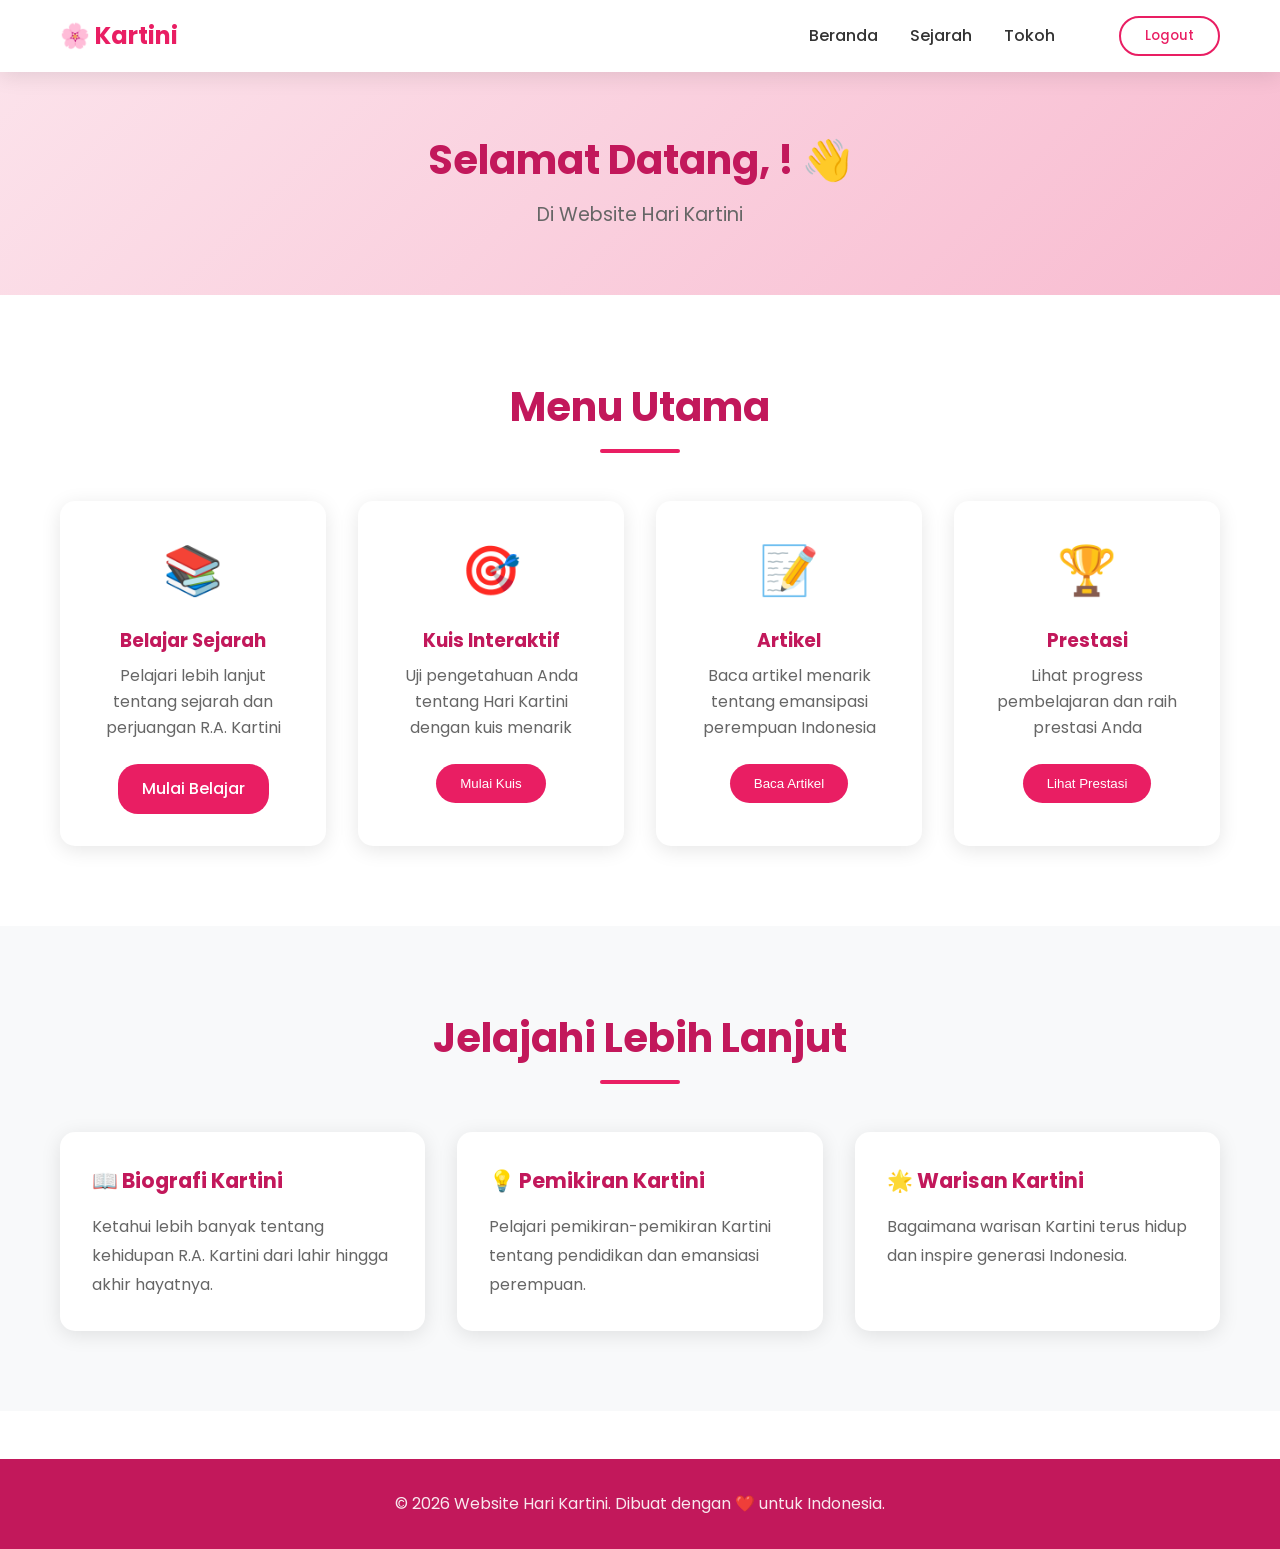
<file: dashboard.html>
<!DOCTYPE html>
<html lang="id">
<head>
    <meta charset="UTF-8">
    <meta name="viewport" content="width=device-width, initial-scale=1.0">
    <title>Dashboard - Website Hari Kartini</title>
    <link rel="stylesheet" href="style.css">
    <link href="https://fonts.googleapis.com/css2?family=Poppins:wght@300;400;600;700&display=swap" rel="stylesheet">
</head>
<body>
    <nav class="navbar">
        <div class="container">
            <a href="index.html" class="logo">🌸 Kartini</a>
            <ul class="nav-links">
                <li><a href="index.html">Beranda</a></li>
                <li><a href="#sejarah">Sejarah</a></li>
                <li><a href="#tokoh">Tokoh</a></li>
                <li><span class="user-name" id="userName"></span></li>
                <li><button id="logoutBtn" class="btn-logout">Logout</button></li>
            </ul>
        </div>
    </nav>

    <header class="dashboard-header">
        <div class="container">
            <h1>Selamat Datang, <span id="welcomeName"></span>! 👋</h1>
            <p>Di Website Hari Kartini</p>
        </div>
    </header>

    <section class="section">
        <div class="container">
            <h2 class="section-title">Menu Utama</h2>
            <div class="dashboard-grid">
                <div class="dashboard-card">
                    <div class="card-icon">📚</div>
                    <h3>Belajar Sejarah</h3>
                    <p>Pelajari lebih lanjut tentang sejarah dan perjuangan R.A. Kartini</p>
                    <a href="#sejarah" class="btn-secondary">Mulai Belajar</a>
                </div>
                <div class="dashboard-card">
                    <div class="card-icon">🎯</div>
                    <h3>Kuis Interaktif</h3>
                    <p>Uji pengetahuan Anda tentang Hari Kartini dengan kuis menarik</p>
                    <button class="btn-secondary" onclick="alert('Kuis akan segera tersedia!')">Mulai Kuis</button>
                </div>
                <div class="dashboard-card">
                    <div class="card-icon">📝</div>
                    <h3>Artikel</h3>
                    <p>Baca artikel menarik tentang emansipasi perempuan Indonesia</p>
                    <button class="btn-secondary" onclick="alert('Artikel akan segera tersedia!')">Baca Artikel</button>
                </div>
                <div class="dashboard-card">
                    <div class="card-icon">🏆</div>
                    <h3>Prestasi</h3>
                    <p>Lihat progress pembelajaran dan raih prestasi Anda</p>
                    <button class="btn-secondary" onclick="alert('Fitur Prestasi akan segera tersedia!')">Lihat Prestasi</button>
                </div>
            </div>
        </div>
    </section>

    <section class="section bg-light">
        <div class="container">
            <h2 class="section-title">Jelajahi Lebih Lanjut</h2>
            <div class="content-grid">
                <div class="card">
                    <h3>📖 Biografi Kartini</h3>
                    <p>Ketahui lebih banyak tentang kehidupan R.A. Kartini dari lahir hingga akhir hayatnya.</p>
                </div>
                <div class="card">
                    <h3>💡 Pemikiran Kartini</h3>
                    <p>Pelajari pemikiran-pemikiran Kartini tentang pendidikan dan emansiasi perempuan.</p>
                </div>
                <div class="card">
                    <h3>🌟 Warisan Kartini</h3>
                    <p>Bagaimana warisan Kartini terus hidup dan inspire generasi Indonesia.</p>
                </div>
            </div>
        </div>
    </section>

    <footer class="footer">
        <div class="container">
            <p>&copy; 2026 Website Hari Kartini. Dibuat dengan ❤️ untuk Indonesia.</p>
        </div>
    </footer>

    <script src="script.js"></script>
</body>
</html>
</file>
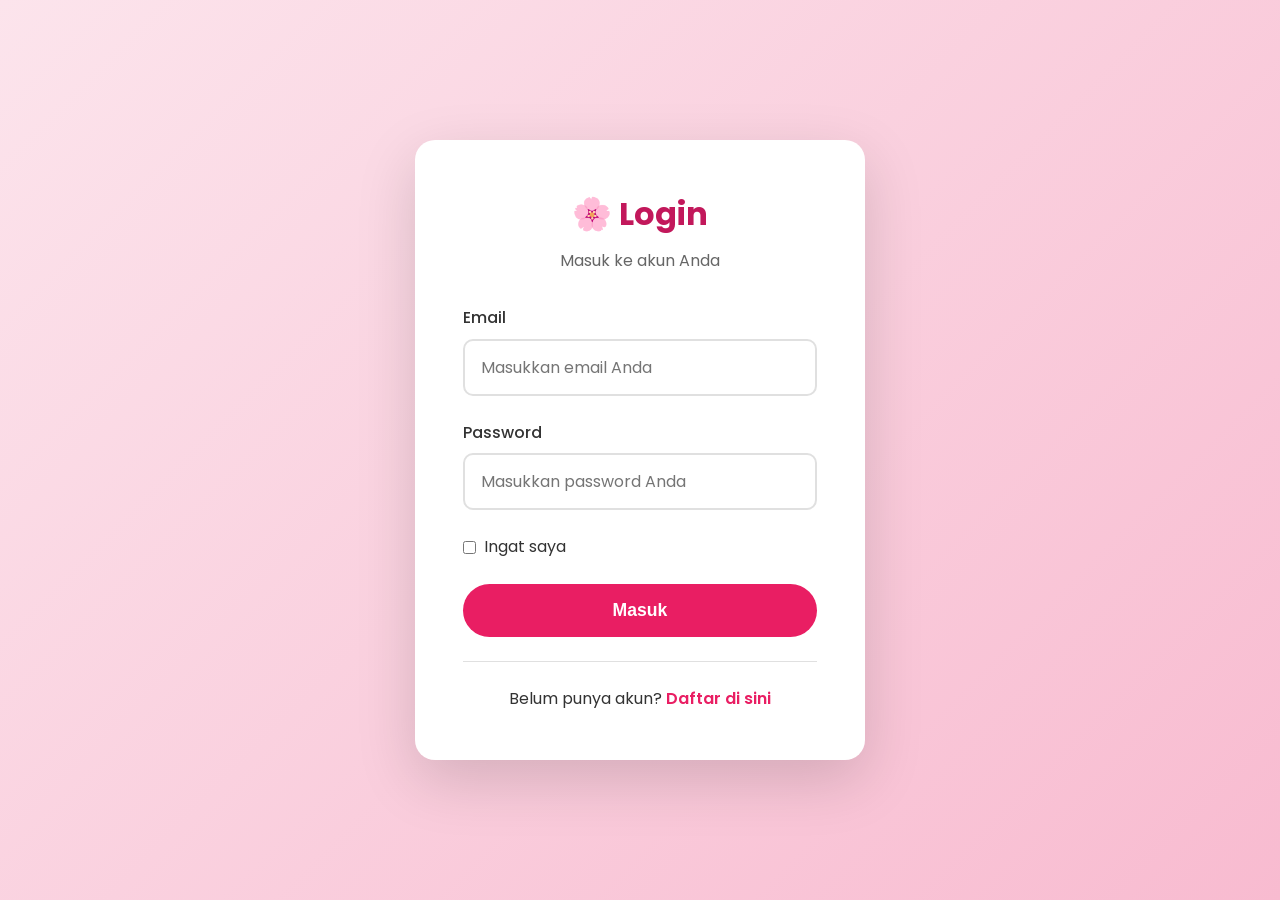
<file: login.html>
<!DOCTYPE html>
<html lang="id">
<head>
    <meta charset="UTF-8">
    <meta name="viewport" content="width=device-width, initial-scale=1.0">
    <title>Login - Website Hari Kartini</title>
    <link rel="stylesheet" href="style.css">
    <link href="https://fonts.googleapis.com/css2?family=Poppins:wght@300;400;600;700&display=swap" rel="stylesheet">
</head>
<body class="auth-page">
    <div class="auth-container">
        <div class="auth-box">
            <div class="auth-header">
                <h1>🌸 Login</h1>
                <p>Masuk ke akun Anda</p>
            </div>
            <form id="loginForm" class="auth-form">
                <div class="form-group">
                    <label for="email">Email</label>
                    <input type="email" id="email" name="email" placeholder="Masukkan email Anda" required>
                </div>
                <div class="form-group">
                    <label for="password">Password</label>
                    <input type="password" id="password" name="password" placeholder="Masukkan password Anda" required>
                </div>
                <div class="form-group remember-me">
                    <label>
                        <input type="checkbox" id="remember"> Ingat saya
                    </label>
                </div>
                <button type="submit" class="btn-primary btn-block">Masuk</button>
            </form>
            <div class="auth-footer">
                <p>Belum punya akun? <a href="register.html">Daftar di sini</a></p>
            </div>
            <div id="loginMessage" class="message"></div>
        </div>
    </div>

    <script src="script.js"></script>
</body>
</html>
</file>
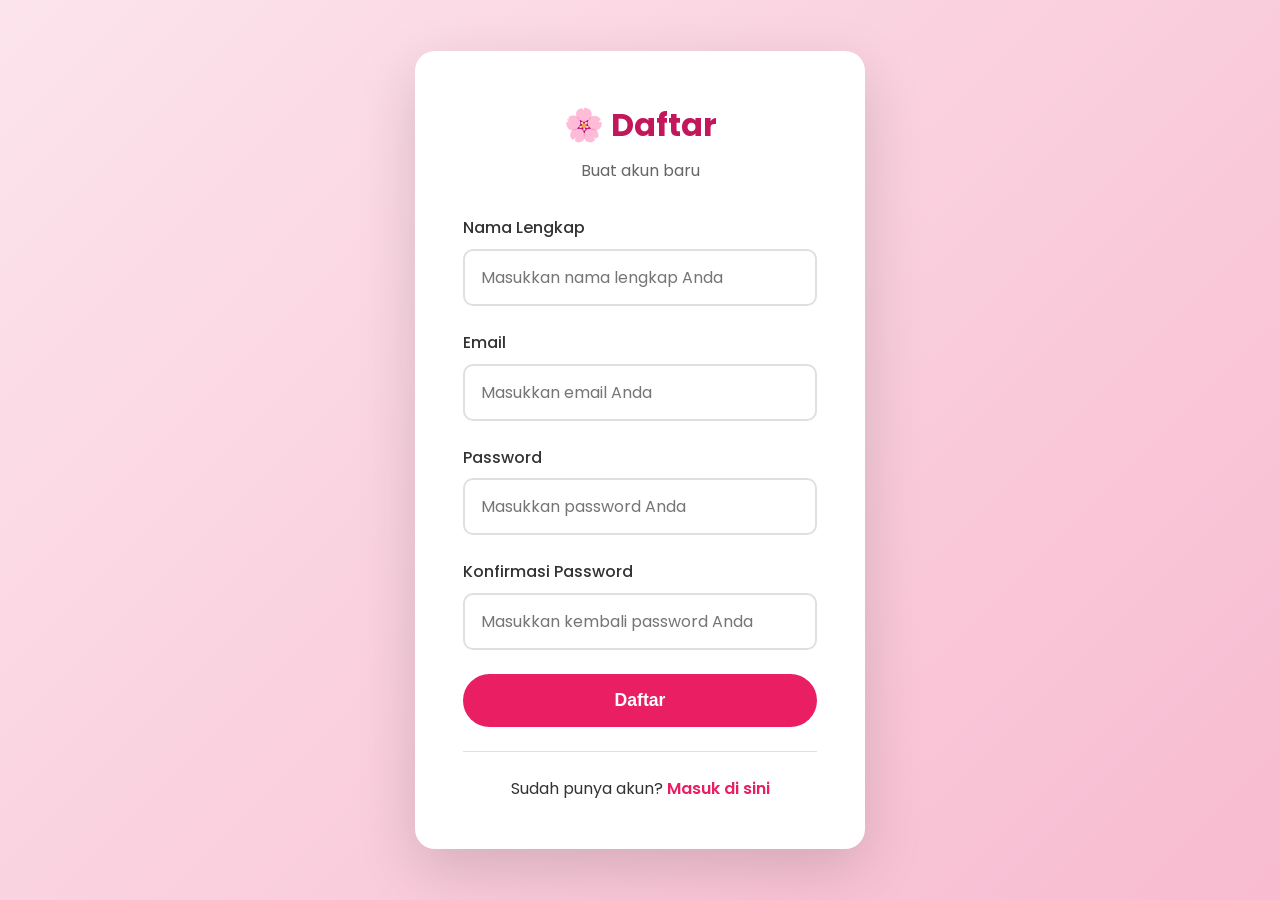
<file: register.html>
<!DOCTYPE html>
<html lang="id">
<head>
    <meta charset="UTF-8">
    <meta name="viewport" content="width=device-width, initial-scale=1.0">
    <title>Daftar - Website Hari Kartini</title>
    <link rel="stylesheet" href="style.css">
    <link href="https://fonts.googleapis.com/css2?family=Poppins:wght@300;400;600;700&display=swap" rel="stylesheet">
</head>
<body class="auth-page">
    <div class="auth-container">
        <div class="auth-box">
            <div class="auth-header">
                <h1>🌸 Daftar</h1>
                <p>Buat akun baru</p>
            </div>
            <form id="registerForm" class="auth-form">
                <div class="form-group">
                    <label for="name">Nama Lengkap</label>
                    <input type="text" id="name" name="name" placeholder="Masukkan nama lengkap Anda" required>
                </div>
                <div class="form-group">
                    <label for="email">Email</label>
                    <input type="email" id="email" name="email" placeholder="Masukkan email Anda" required>
                </div>
                <div class="form-group">
                    <label for="password">Password</label>
                    <input type="password" id="password" name="password" placeholder="Masukkan password Anda" required>
                </div>
                <div class="form-group">
                    <label for="confirmPassword">Konfirmasi Password</label>
                    <input type="password" id="confirmPassword" name="confirmPassword" placeholder="Masukkan kembali password Anda" required>
                </div>
                <button type="submit" class="btn-primary btn-block">Daftar</button>
            </form>
            <div class="auth-footer">
                <p>Sudah punya akun? <a href="login.html">Masuk di sini</a></p>
            </div>
            <div id="registerMessage" class="message"></div>
        </div>
    </div>

    <script src="script.js"></script>
</body>
</html>
</file>
<file: style.css>
/* Reset & Base Styles */
* {
    margin: 0;
    padding: 0;
    box-sizing: border-box;
}

:root {
    --primary-color: #e91e63;
    --primary-dark: #c2185b;
    --primary-light: #fce4ec;
    --secondary-color: #ff4081;
    --text-color: #333;
    --text-light: #666;
    --white: #fff;
    --bg-light: #f8f9fa;
    --shadow: 0 4px 20px rgba(0, 0, 0, 0.1);
    --transition: all 0.3s ease;
}

body {
    font-family: 'Poppins', sans-serif;
    line-height: 1.6;
    color: var(--text-color);
    background-color: var(--white);
}

.container {
    max-width: 1200px;
    margin: 0 auto;
    padding: 0 20px;
}

a {
    text-decoration: none;
    color: inherit;
}

ul {
    list-style: none;
}

/* Navbar */
.navbar {
    background: var(--white);
    box-shadow: var(--shadow);
    position: fixed;
    top: 0;
    left: 0;
    right: 0;
    z-index: 1000;
    padding: 1rem 0;
}

.navbar .container {
    display: flex;
    justify-content: space-between;
    align-items: center;
}

.logo {
    font-size: 1.5rem;
    font-weight: 700;
    color: var(--primary-color);
}

.nav-links {
    display: flex;
    align-items: center;
    gap: 2rem;
}

.nav-links a {
    font-weight: 500;
    transition: var(--transition);
}

.nav-links a:hover {
    color: var(--primary-color);
}

.btn-login {
    background: var(--primary-color);
    color: var(--white) !important;
    padding: 0.5rem 1.5rem;
    border-radius: 25px;
    transition: var(--transition);
}

.btn-login:hover {
    background: var(--primary-dark);
    transform: translateY(-2px);
}

.btn-logout {
    background: transparent;
    border: 2px solid var(--primary-color);
    color: var(--primary-color);
    padding: 0.5rem 1.5rem;
    border-radius: 25px;
    cursor: pointer;
    font-weight: 500;
    font-family: inherit;
    transition: var(--transition);
}

.btn-logout:hover {
    background: var(--primary-color);
    color: var(--white);
}

.user-name {
    font-weight: 600;
    color: var(--primary-color);
}

/* Hero Section */
.hero {
    height: 100vh;
    background: linear-gradient(135deg, var(--primary-light) 0%, #f8bbd0 50%, #f48fb1 100%);
    display: flex;
    align-items: center;
    justify-content: center;
    text-align: center;
    padding-top: 80px;
}

.hero-content h1 {
    font-size: 4rem;
    color: var(--primary-dark);
    margin-bottom: 1rem;
    animation: fadeInUp 1s ease;
}

.kartini-photo {
    margin-bottom: 2rem;
    animation: fadeInUp 1s ease;
}

.kartini-photo img {
    width: 200px;
    height: 200px;
    border-radius: 50%;
    object-fit: cover;
    border: 5px solid var(--white);
    box-shadow: 0 10px 30px rgba(0, 0, 0, 0.2);
    transition: transform 0.3s ease;
}

.kartini-photo img:hover {
    transform: scale(1.05);
}

.hero-content .subtitle {
    font-size: 1.5rem;
    color: var(--text-color);
    margin-bottom: 0.5rem;
    animation: fadeInUp 1s ease 0.2s both;
}

.hero-content .date {
    font-size: 1.2rem;
    color: var(--text-light);
    margin-bottom: 2rem;
    animation: fadeInUp 1s ease 0.4s both;
}

.btn-primary {
    display: inline-block;
    background: var(--primary-color);
    color: var(--white);
    padding: 1rem 2.5rem;
    border-radius: 30px;
    font-weight: 600;
    font-size: 1.1rem;
    transition: var(--transition);
    animation: fadeInUp 1s ease 0.6s both;
    border: none;
    cursor: pointer;
}

.btn-primary:hover {
    background: var(--primary-dark);
    transform: translateY(-3px);
    box-shadow: 0 10px 30px rgba(233, 30, 99, 0.3);
}

.btn-secondary {
    display: inline-block;
    background: var(--primary-color);
    color: var(--white);
    padding: 0.75rem 1.5rem;
    border-radius: 20px;
    font-weight: 500;
    transition: var(--transition);
    border: none;
    cursor: pointer;
}

.btn-secondary:hover {
    background: var(--primary-dark);
    transform: translateY(-2px);
}

/* Sections */
.section {
    padding: 5rem 0;
}

.bg-light {
    background: var(--bg-light);
}

.section-title {
    text-align: center;
    font-size: 2.5rem;
    color: var(--primary-dark);
    margin-bottom: 3rem;
    position: relative;
}

.section-title::after {
    content: '';
    display: block;
    width: 80px;
    height: 4px;
    background: var(--primary-color);
    margin: 10px auto 0;
    border-radius: 2px;
}

/* Cards */
.content-grid {
    display: grid;
    grid-template-columns: repeat(auto-fit, minmax(280px, 1fr));
    gap: 2rem;
}

.card {
    background: var(--white);
    padding: 2rem;
    border-radius: 15px;
    box-shadow: var(--shadow);
    transition: var(--transition);
}

.card:hover {
    transform: translateY(-10px);
    box-shadow: 0 15px 40px rgba(0, 0, 0, 0.15);
}

.card h3 {
    color: var(--primary-dark);
    margin-bottom: 1rem;
    font-size: 1.3rem;
}

.card p {
    color: var(--text-light);
    line-height: 1.8;
}

/* Profile Card */
.profile-card {
    text-align: center;
}

.avatar {
    width: 80px;
    height: 80px;
    background: linear-gradient(135deg, var(--primary-color), var(--secondary-color));
    border-radius: 50%;
    display: flex;
    align-items: center;
    justify-content: center;
    margin: 0 auto 1rem;
    font-size: 1.5rem;
    font-weight: 700;
    color: var(--white);
    overflow: hidden;
}

.avatar img {
    width: 100%;
    height: 100%;
    object-fit: cover;
}

/* Dashboard */
.dashboard-header {
    background: linear-gradient(135deg, var(--primary-light), #f8bbd0);
    padding: 8rem 0 4rem;
    text-align: center;
}

.dashboard-header h1 {
    font-size: 2.5rem;
    color: var(--primary-dark);
    margin-bottom: 0.5rem;
}

.dashboard-header p {
    font-size: 1.2rem;
    color: var(--text-light);
}

.dashboard-grid {
    display: grid;
    grid-template-columns: repeat(auto-fit, minmax(250px, 1fr));
    gap: 2rem;
}

.dashboard-card {
    background: var(--white);
    padding: 2rem;
    border-radius: 15px;
    box-shadow: var(--shadow);
    text-align: center;
    transition: var(--transition);
}

.dashboard-card:hover {
    transform: translateY(-10px);
}

.card-icon {
    font-size: 3rem;
    margin-bottom: 1rem;
}

.dashboard-card h3 {
    color: var(--primary-dark);
    margin-bottom: 0.5rem;
}

.dashboard-card p {
    color: var(--text-light);
    margin-bottom: 1.5rem;
}

/* Auth Pages */
.auth-page {
    min-height: 100vh;
    display: flex;
    align-items: center;
    justify-content: center;
    background: linear-gradient(135deg, var(--primary-light) 0%, #f8bbd0 100%);
    padding: 2rem;
}

.auth-container {
    width: 100%;
    max-width: 450px;
}

.auth-box {
    background: var(--white);
    padding: 3rem;
    border-radius: 20px;
    box-shadow: 0 20px 60px rgba(0, 0, 0, 0.15);
}

.auth-header {
    text-align: center;
    margin-bottom: 2rem;
}

.auth-header h1 {
    color: var(--primary-dark);
    font-size: 2rem;
    margin-bottom: 0.5rem;
}

.auth-header p {
    color: var(--text-light);
}

.form-group {
    margin-bottom: 1.5rem;
}

.form-group label {
    display: block;
    margin-bottom: 0.5rem;
    font-weight: 500;
    color: var(--text-color);
}

.form-group input {
    width: 100%;
    padding: 0.875rem 1rem;
    border: 2px solid #e0e0e0;
    border-radius: 10px;
    font-size: 1rem;
    font-family: inherit;
    transition: var(--transition);
}

.form-group input:focus {
    outline: none;
    border-color: var(--primary-color);
    box-shadow: 0 0 0 3px rgba(233, 30, 99, 0.1);
}

.remember-me label {
    display: flex;
    align-items: center;
    gap: 0.5rem;
    font-weight: 400;
}

.remember-me input[type="checkbox"] {
    width: auto;
}

.btn-block {
    width: 100%;
    padding: 1rem;
    font-size: 1.1rem;
}

.auth-footer {
    text-align: center;
    margin-top: 1.5rem;
    padding-top: 1.5rem;
    border-top: 1px solid #e0e0e0;
}

.auth-footer a {
    color: var(--primary-color);
    font-weight: 600;
}

.auth-footer a:hover {
    text-decoration: underline;
}

.message {
    margin-top: 1rem;
    padding: 1rem;
    border-radius: 10px;
    text-align: center;
    display: none;
}

.message.success {
    display: block;
    background: #d4edda;
    color: #155724;
    border: 1px solid #c3e6cb;
}

.message.error {
    display: block;
    background: #f8d7da;
    color: #721c24;
    border: 1px solid #f5c6cb;
}

/* Footer */
.footer {
    background: var(--primary-dark);
    color: var(--white);
    text-align: center;
    padding: 2rem 0;
    margin-top: 3rem;
}

.footer p {
    opacity: 0.9;
}

.made-by {
    margin-top: 0.5rem;
    font-weight: 600;
    color: #ffb6c1 !important;
}
}

/* Animations */
@keyframes fadeInUp {
    from {
        opacity: 0;
        transform: translateY(30px);
    }
    to {
        opacity: 1;
        transform: translateY(0);
    }
}

/* Hero Section - Updated */
.hero {
    min-height: 100vh;
    display: flex;
    align-items: center;
    justify-content: center;
    padding: 100px 20px 50px;
    background: linear-gradient(135deg, #fce4ec 0%, #f8bbd0 50%, #f48fb1 100%);
}

.hero-content {
    text-align: center;
    max-width: 600px;
}

.hero-content h1 {
    font-size: 3.5rem;
    color: var(--primary-dark);
    margin-bottom: 0.5rem;
    animation: fadeInUp 1s ease;
}

.hero-subtitle {
    font-size: 1.5rem;
    color: var(--text-color);
    margin-bottom: 0.5rem;
    animation: fadeInUp 1s ease 0.2s both;
}

.hero-date {
    font-size: 1.1rem;
    color: var(--text-light);
    margin-bottom: 2rem;
    animation: fadeInUp 1s ease 0.4s both;
}

.hero-buttons {
    display: flex;
    gap: 1rem;
    justify-content: center;
    animation: fadeInUp 1s ease 0.6s both;
}

.hero-image {
    margin-top: 2rem;
    animation: fadeInUp 1s ease 0.8s both;
}

.kartini-photo {
    width: 200px;
    height: 200px;
    border-radius: 50%;
    object-fit: cover;
    border: 8px solid var(--white);
    box-shadow: 0 15px 40px rgba(0, 0, 0, 0.2);
    transition: transform 0.3s ease;
}

.kartini-photo:hover {
    transform: scale(1.05);
}

/* Quote Section */
.quote-section {
    padding: 4rem 0;
    background: var(--primary-dark);
}

.quote-card {
    text-align: center;
    max-width: 800px;
    margin: 0 auto;
    padding: 2rem;
}

.quote-icon {
    font-size: 3rem;
    color: var(--primary-light);
    margin-bottom: 1rem;
}

.quote-card blockquote {
    font-size: 1.5rem;
    color: var(--white);
    font-style: italic;
    line-height: 1.8;
    margin-bottom: 1rem;
}

.quote-card cite {
    color: var(--primary-light);
    font-weight: 500;
}

/* Profile Card */
.profile-card {
    background: var(--white);
    border-radius: 20px;
    box-shadow: var(--shadow);
    padding: 3rem;
    display: flex;
    flex-direction: column;
    align-items: center;
    gap: 2rem;
}

.profile-image {
    width: 250px;
    height: 250px;
    border-radius: 50%;
    object-fit: cover;
    border: 8px solid var(--primary-light);
    box-shadow: 0 10px 30px rgba(0, 0, 0, 0.15);
}

.profile-content {
    text-align: center;
    max-width: 600px;
}

.profile-content h3 {
    font-size: 2rem;
    color: var(--primary-dark);
    margin-bottom: 0.5rem;
}

.profile-subtitle {
    color: var(--secondary-color);
    font-weight: 600;
    margin-bottom: 1rem;
}

.profile-content p {
    color: var(--text-light);
    line-height: 1.8;
    margin-bottom: 2rem;
}

.profile-stats {
    display: flex;
    justify-content: center;
    gap: 3rem;
    flex-wrap: wrap;
}

.stat {
    text-align: center;
}

.stat-number {
    display: block;
    font-size: 2rem;
    font-weight: 700;
    color: var(--primary-color);
}

.stat-label {
    color: var(--text-light);
    font-size: 0.9rem;
}

/* Facts Grid */
.facts-grid {
    display: grid;
    grid-template-columns: repeat(auto-fit, minmax(220px, 1fr));
    gap: 1.5rem;
}

.fact-card {
    background: var(--white);
    padding: 2rem;
    border-radius: 15px;
    box-shadow: var(--shadow);
    cursor: pointer;
    transition: var(--transition);
    text-align: center;
}

.fact-card:hover {
    transform: translateY(-10px);
    box-shadow: 0 15px 40px rgba(0, 0, 0, 0.15);
    background: var(--primary-color);
    color: var(--white);
}

.fact-card:hover h4,
.fact-card:hover p {
    color: var(--white);
}

.fact-number {
    display: block;
    font-size: 2.5rem;
    font-weight: 700;
    color: var(--primary-color);
    margin-bottom: 1rem;
}

.fact-card:hover .fact-number {
    color: var(--white);
}

.fact-card h4 {
    color: var(--primary-dark);
    margin-bottom: 0.5rem;
}

.fact-card p {
    color: var(--text-light);
    font-size: 0.9rem;
}

/* Quiz Section */
.quiz-container {
    max-width: 600px;
    margin: 0 auto;
}

.quiz-card {
    background: var(--white);
    padding: 2.5rem;
    border-radius: 20px;
    box-shadow: var(--shadow);
}

.quiz-header {
    text-align: center;
    margin-bottom: 2rem;
}

.quiz-header h3 {
    color: var(--primary-dark);
    font-size: 1.5rem;
    margin-bottom: 0.5rem;
}

.quiz-header p {
    color: var(--text-light);
}

.quiz-question {
    margin-bottom: 2rem;
}

.quiz-question p {
    margin-bottom: 1rem;
    font-size: 1.1rem;
}

.quiz-options {
    display: flex;
    flex-direction: column;
    gap: 0.75rem;
}

.quiz-options label {
    display: flex;
    align-items: center;
    gap: 0.75rem;
    padding: 1rem;
    background: var(--bg-light);
    border-radius: 10px;
    cursor: pointer;
    transition: var(--transition);
}

.quiz-options label:hover {
    background: var(--primary-light);
}

.quiz-options input[type="radio"] {
    width: 20px;
    height: 20px;
    accent-color: var(--primary-color);
}

.quiz-buttons {
    display: flex;
    justify-content: center;
    gap: 1rem;
    margin-top: 1.5rem;
}

.quiz-result {
    text-align: center;
    padding: 2rem;
}

.quiz-result h3 {
    color: var(--primary-dark);
    margin-bottom: 1rem;
}

.quiz-result p {
    font-size: 1.2rem;
    margin-bottom: 1.5rem;
    line-height: 1.6;
}

/* Social Links */
.social-links {
    margin-top: 1rem;
    display: flex;
    justify-content: center;
    gap: 1rem;
}

.social-links a {
    color: var(--white);
    font-size: 1.5rem;
    opacity: 0.8;
    transition: var(--transition);
}

.social-links a:hover {
    opacity: 1;
    transform: translateY(-3px);
}

/* Responsive */
@media (max-width: 768px) {
    .hero-content h1 {
        font-size: 2.5rem;
    }
    
    .hero-subtitle {
        font-size: 1.2rem;
    }
    
    .hero-buttons {
        flex-direction: column;
    }
    
    .profile-card {
        padding: 2rem;
    }
    
    .profile-image {
        width: 180px;
        height: 180px;
    }
    
    .profile-stats {
        gap: 1.5rem;
    }
    
    .quote-card blockquote {
        font-size: 1.2rem;
    }
    
    .nav-links {
        display: none;
    }
    
    .section-title {
        font-size: 2rem;
    }
    
    .auth-box {
        padding: 2rem;
    }
}
</file>
